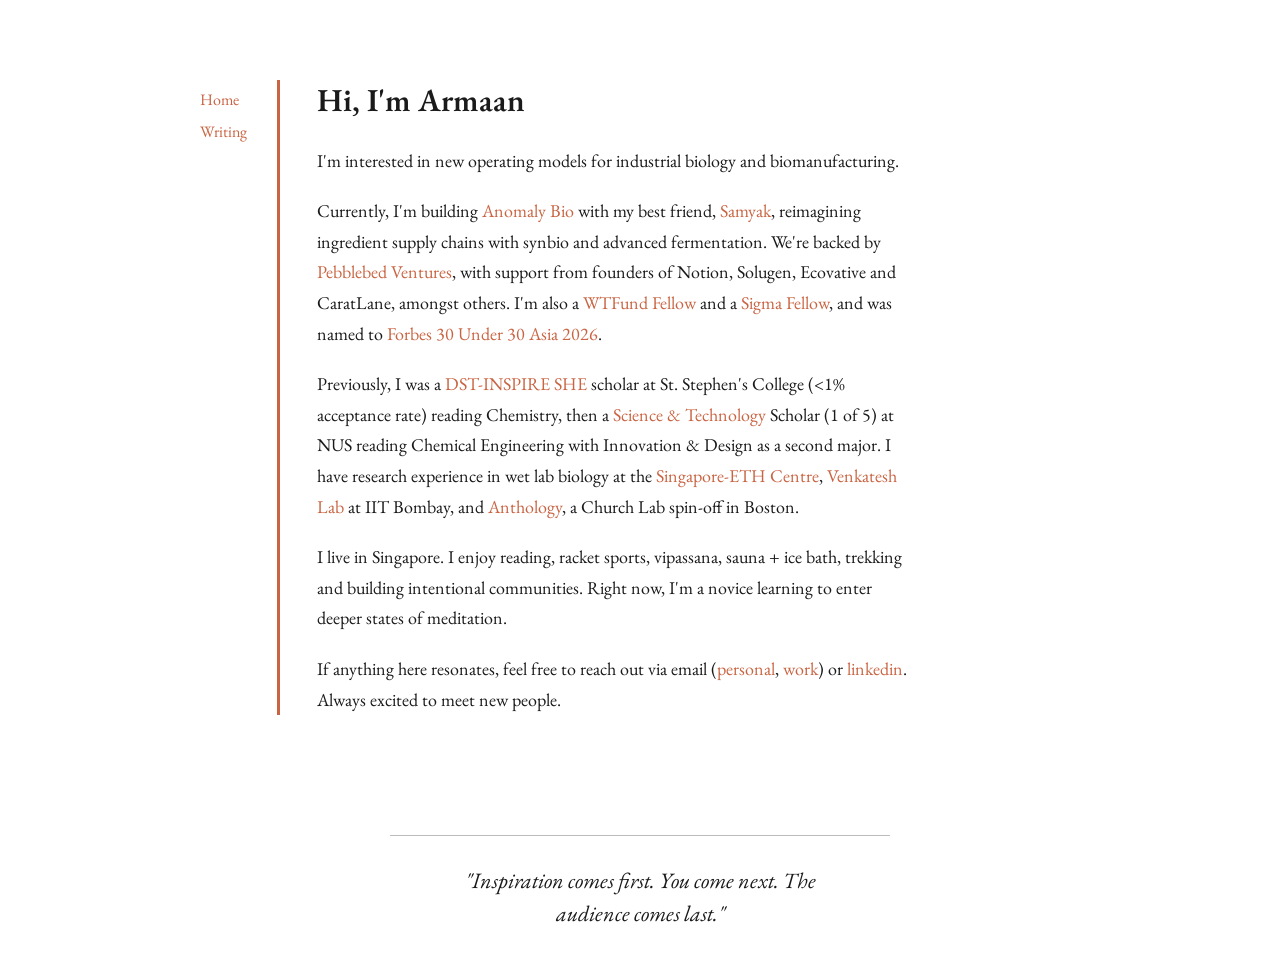
<file: index.html>
<!DOCTYPE html>
<html lang="en">
<head>
  <meta charset="UTF-8">
  <meta name="viewport" content="width=device-width, initial-scale=1.0">
  <title>armaan | seeker</title>
  <meta name="description" content="Armaan — Co-founder, Anomaly Bio. Building the future of ingredient supply chains using synbio and advanced fermentation.">
  <link rel="stylesheet" href="style.css">
</head>
<body>
  <div class="layout">
    <nav class="sidebar">
      <a href="/" class="nav-link active">Home</a>
      <!-- <a href="/beliefs.html" class="nav-link">Beliefs</a> -->
      <a href="/writing.html" class="nav-link">Writing</a>
    </nav>
    <div class="divider"></div>
    <main class="content">
      <h1>Hi, I'm Armaan</h1>
      <p>I'm interested in new operating models for industrial biology and biomanufacturing.</p>
      <p>Currently, I'm building <a href="https://www.anomalybio.com" target="_blank" rel="noopener">Anomaly Bio</a> with my best friend, <a href="https://www.linkedin.com/in/samyak-baid/" target="_blank" rel="noopener">Samyak</a>, reimagining ingredient supply chains with synbio and advanced fermentation. We're backed by <a href="https://pebblebed.com" target="_blank" rel="noopener">Pebblebed Ventures</a>, with support from founders of Notion, Solugen, Ecovative and CaratLane, amongst others. I'm also a <a href="https://fund.allthingswtf.com/" target="_blank" rel="noopener">WTFund Fellow</a> and a <a href="https://www.sigma-squared.org/fellowship" target="_blank" rel="noopener">Sigma Fellow</a>, and was named to <a href="https://www.forbes.com/profile/anomaly-bio/" target="_blank" rel="noopener">Forbes 30 Under 30 Asia 2026</a>.</p>
      <p>Previously, I was a <a href="https://dst.gov.in/inspire-scheme-innovation-science-pursuit-inspired-research" target="_blank" rel="noopener">DST-INSPIRE SHE</a> scholar at St. Stephen's College (&lt;1% acceptance rate) reading Chemistry, then a <a href="https://nus.edu.sg/oam/scholarships/scholarships-for-freshmen-(international-students)/science-technology-undergraduate-scholarship" target="_blank" rel="noopener">Science &amp; Technology</a> Scholar (1 of 5) at NUS reading Chemical Engineering with Innovation &amp; Design as a second major. I have research experience in wet lab biology at the <a href="https://sec.ethz.ch/research/urban-microalgae-based-protein.html" target="_blank" rel="noopener">Singapore-ETH Centre</a>, <a href="https://www.che.iitb.ac.in/web/faculty/kvv/index.html" target="_blank" rel="noopener">Venkatesh Lab</a> at IIT Bombay, and <a href="https://www.anthology.bio" target="_blank" rel="noopener">Anthology</a>, a Church Lab spin-off in Boston.</p>
      <p>I live in Singapore. I enjoy reading, racket sports, vipassana, sauna + ice bath, trekking and building intentional communities. Right now, I'm a novice learning to enter deeper states of meditation.</p>
      <p>If anything here resonates, feel free to reach out via email (<a href="mailto:armaan.dhanda@gmail.com">personal</a>, <a href="mailto:armaan@anomalybio.com">work</a>) or <a href="https://www.linkedin.com/in/armaandh/" target="_blank" rel="noopener">linkedin</a>. Always excited to meet new people.</p>

    </main>
  </div>

  <blockquote class="quote">"Inspiration comes first. You come next. The audience comes last."</blockquote>
</body>
</html>
</file>
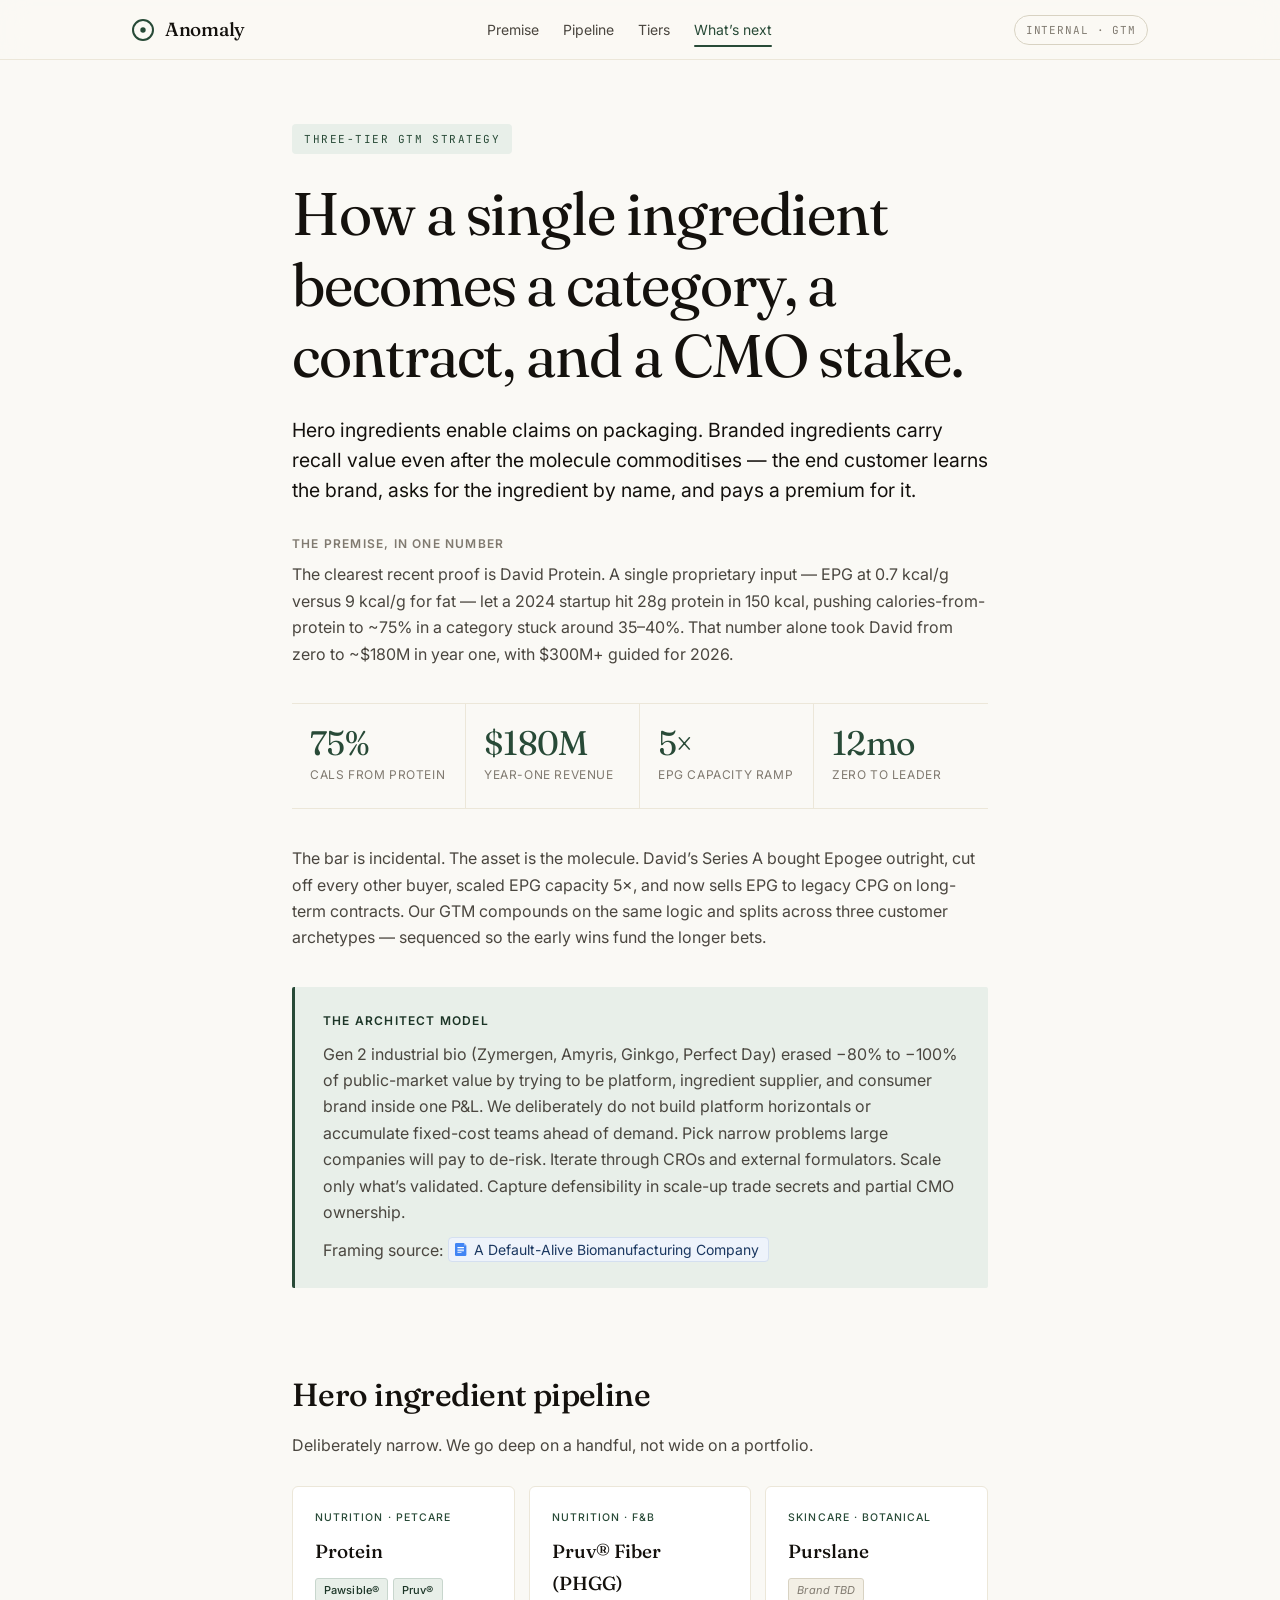
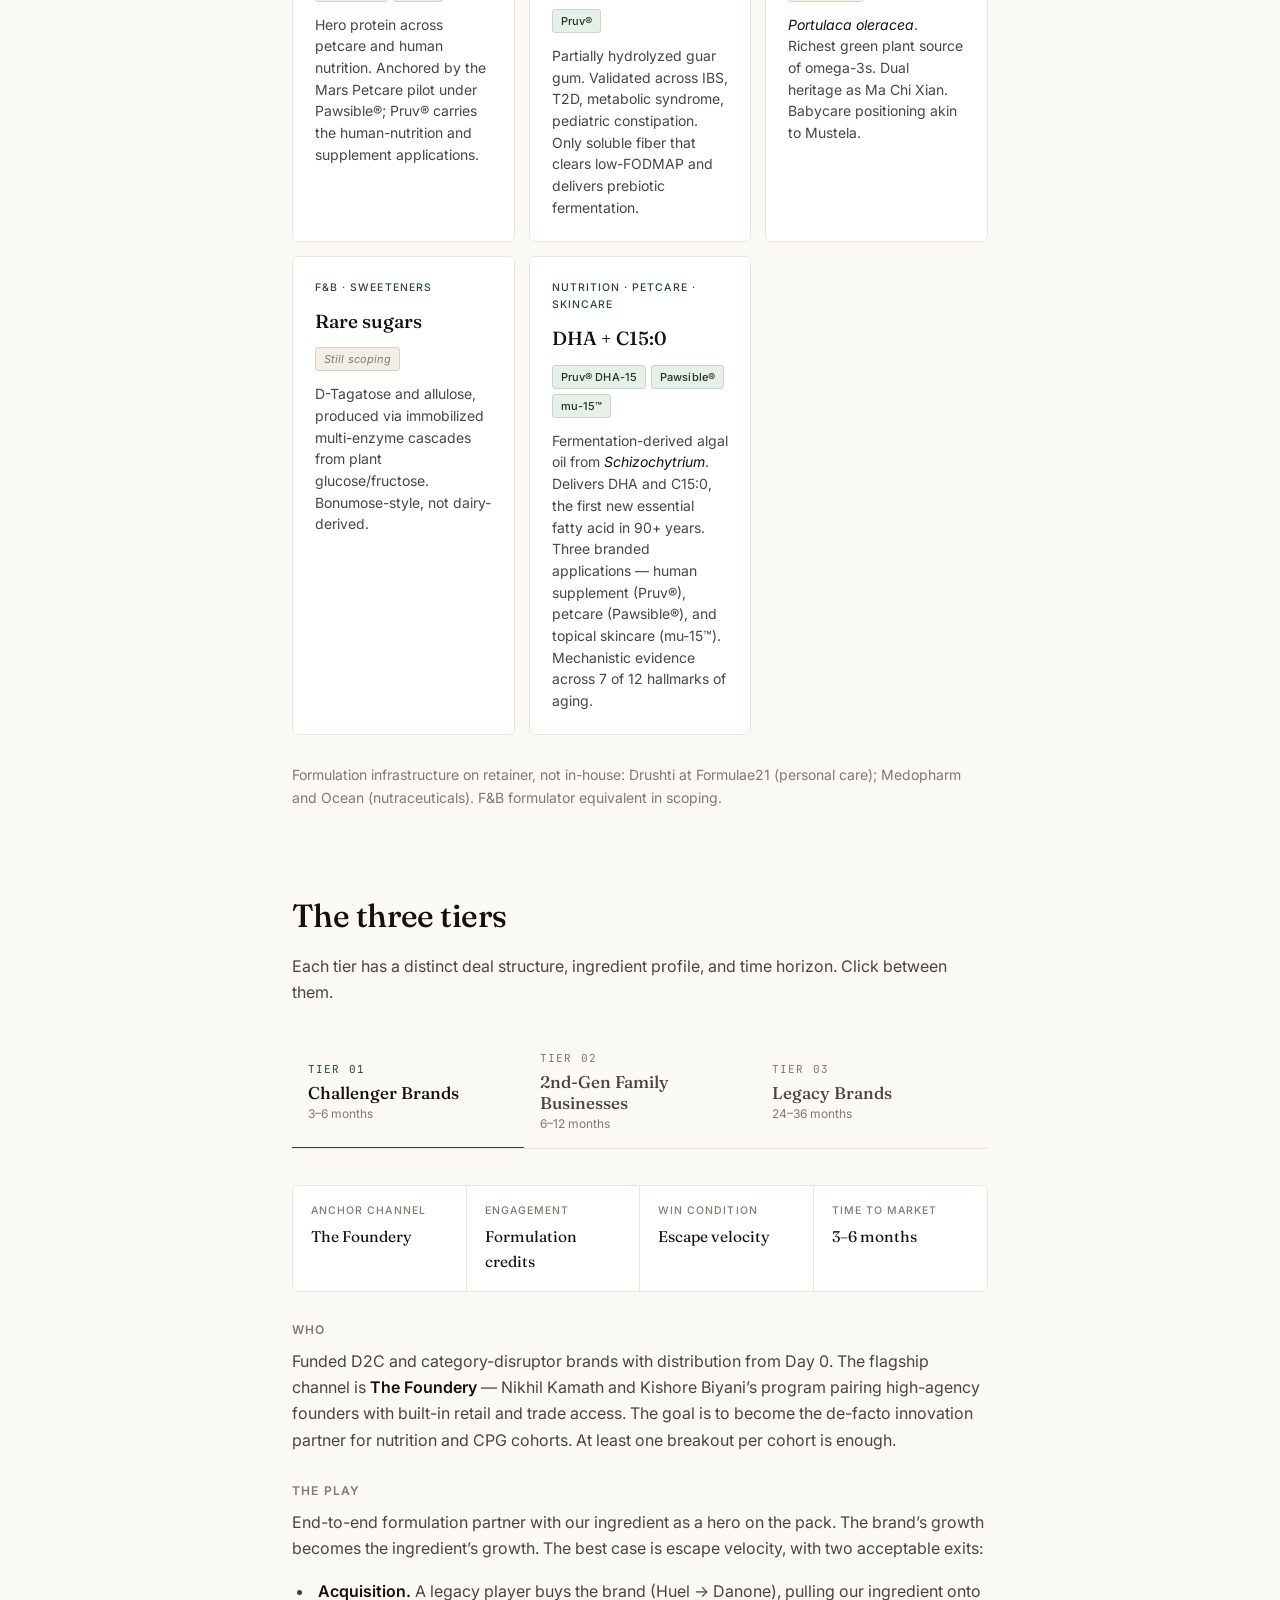
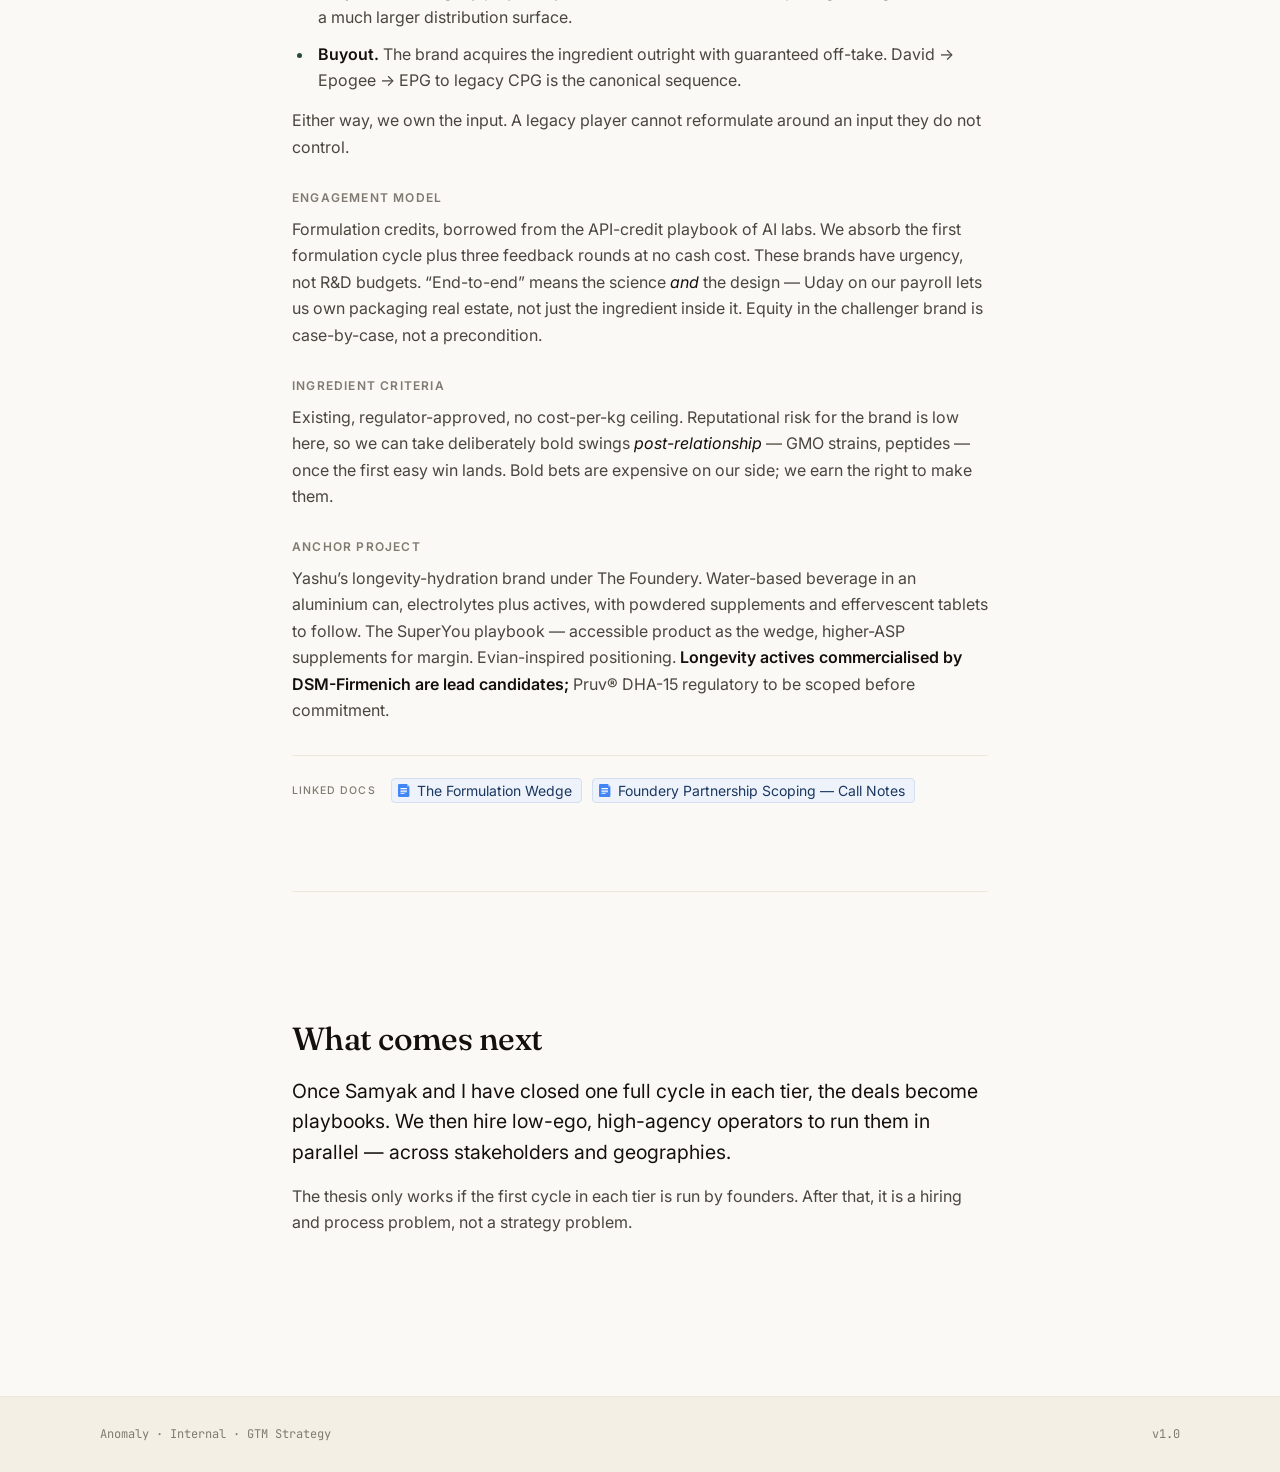
<file: 3-tiered-gtm/index.html>
<!DOCTYPE html>
<html lang="en">
<head>
<meta charset="UTF-8" />
<meta name="viewport" content="width=device-width, initial-scale=1.0" />
<title>Anomaly · Three-Tier GTM Strategy</title>
<meta name="description" content="Internal GTM strategy for Anomaly — challenger brands, 2nd-gen family businesses, and legacy CPG anchors." />
<meta name="robots" content="noindex,nofollow,noarchive,nosnippet" />
<meta name="googlebot" content="noindex,nofollow,noarchive,nosnippet" />
<link rel="preconnect" href="https://fonts.googleapis.com" />
<link rel="preconnect" href="https://fonts.gstatic.com" crossorigin />
<link href="https://fonts.googleapis.com/css2?family=Fraunces:opsz,wght@9..144,300;9..144,400;9..144,500;9..144,600&family=Inter:wght@300;400;500;600;700&family=JetBrains+Mono:wght@400;500&display=swap" rel="stylesheet" />
<style>
  :root {
    --bg: #faf9f5;
    --bg-elevated: #ffffff;
    --ink: #14110d;
    --ink-soft: #4a463f;
    --muted: #807a70;
    --line: #ece7d9;
    --line-strong: #d8d2c2;
    --accent: #284a37;
    --accent-soft: #e8efe9;
    --accent-deep: #1c3527;
    --chip-bg: #eef3fb;
    --chip-ink: #1a3760;
    --chip-line: #d4dff0;
  }
  * { box-sizing: border-box; }
  html { scroll-behavior: smooth; }
  body {
    margin: 0;
    background: var(--bg);
    color: var(--ink);
    font-family: 'Inter', system-ui, -apple-system, BlinkMacSystemFont, sans-serif;
    font-size: 16px;
    line-height: 1.65;
    -webkit-font-smoothing: antialiased;
    -moz-osx-font-smoothing: grayscale;
  }
  ::selection { background: var(--accent); color: #fff; }

  /* Top Nav */
  nav.top {
    position: sticky;
    top: 0;
    z-index: 100;
    background: rgba(250, 249, 245, 0.82);
    backdrop-filter: saturate(180%) blur(14px);
    -webkit-backdrop-filter: saturate(180%) blur(14px);
    border-bottom: 1px solid var(--line);
  }
  .nav-inner {
    max-width: 1080px;
    margin: 0 auto;
    padding: 14px 32px;
    display: flex;
    align-items: center;
    justify-content: space-between;
    gap: 24px;
  }
  .logo {
    font-family: 'Fraunces', Georgia, serif;
    font-weight: 500;
    font-size: 19px;
    letter-spacing: -0.015em;
    color: var(--ink);
    text-decoration: none;
    display: flex;
    align-items: center;
    gap: 11px;
  }
  .logo-mark {
    width: 22px; height: 22px;
    border: 2px solid var(--accent);
    border-radius: 50%;
    position: relative;
    transition: transform .3s ease;
  }
  .logo-mark::before {
    content: '';
    position: absolute;
    inset: 3px;
    border-radius: 50%;
    background: var(--accent);
    transform: scale(0.45);
    transition: transform .3s ease;
  }
  .logo:hover .logo-mark { transform: rotate(180deg); }
  .logo:hover .logo-mark::before { transform: scale(0.85); }

  .nav-links {
    display: flex;
    gap: 24px;
    font-size: 14px;
  }
  .nav-links a {
    color: var(--ink-soft);
    text-decoration: none;
    transition: color .15s;
    position: relative;
  }
  .nav-links a:hover { color: var(--ink); }
  .nav-links a.active { color: var(--accent); }
  .nav-links a.active::after {
    content: '';
    position: absolute;
    bottom: -6px;
    left: 0; right: 0;
    height: 2px;
    background: var(--accent);
    border-radius: 2px;
  }
  .nav-tag {
    font-size: 11px;
    font-family: 'JetBrains Mono', monospace;
    color: var(--muted);
    text-transform: uppercase;
    letter-spacing: 0.08em;
    padding: 5px 11px;
    border: 1px solid var(--line-strong);
    border-radius: 999px;
  }

  /* Layout */
  main {
    max-width: 760px;
    margin: 0 auto;
    padding: 64px 32px 64px;
  }

  /* Headings */
  h1, h2, h3 {
    font-family: 'Fraunces', Georgia, serif;
    font-weight: 400;
    color: var(--ink);
    letter-spacing: -0.018em;
    line-height: 1.18;
  }
  h1 {
    font-size: clamp(38px, 5.4vw, 60px);
    margin: 0 0 24px;
  }
  h2 {
    font-size: 32px;
    margin: 88px 0 18px;
    font-weight: 500;
  }
  h3 {
    font-size: 22px;
    margin: 32px 0 10px;
    font-weight: 500;
  }
  h4 {
    font-family: 'Inter', sans-serif;
    font-size: 12px;
    font-weight: 600;
    text-transform: uppercase;
    letter-spacing: 0.1em;
    color: var(--muted);
    margin: 28px 0 8px;
  }

  .eyebrow {
    display: inline-block;
    margin-bottom: 24px;
    font-family: 'JetBrains Mono', monospace;
    font-size: 11px;
    letter-spacing: 0.14em;
    text-transform: uppercase;
    color: var(--accent);
    padding: 6px 12px;
    background: var(--accent-soft);
    border-radius: 4px;
  }

  p { margin: 0 0 16px; color: var(--ink-soft); }
  .lead {
    font-size: 19.5px;
    line-height: 1.55;
    color: var(--ink);
    font-weight: 400;
  }
  strong { color: var(--ink); font-weight: 600; }
  em { color: var(--ink); font-style: italic; }

  /* Smart chips — Google Docs aesthetic */
  .chip {
    display: inline-flex;
    align-items: center;
    gap: 6px;
    padding: 1px 9px 1px 6px;
    background: var(--chip-bg);
    border: 1px solid var(--chip-line);
    border-radius: 4px;
    font-size: 14px;
    color: var(--chip-ink);
    text-decoration: none;
    transition: background .15s, border-color .15s, transform .08s;
    line-height: 1.5;
    margin: 0 1px;
    vertical-align: baseline;
  }
  .chip:hover {
    background: #dde7f5;
    border-color: #b9caea;
  }
  .chip:active { transform: translateY(1px); }
  .chip svg { flex-shrink: 0; }

  /* Stat row */
  .stat-row {
    display: grid;
    grid-template-columns: repeat(4, 1fr);
    gap: 0;
    margin: 36px 0;
    border-top: 1px solid var(--line);
    border-bottom: 1px solid var(--line);
  }
  .stat {
    padding: 22px 18px;
    border-right: 1px solid var(--line);
  }
  .stat:last-child { border-right: 0; }
  .stat-num {
    font-family: 'Fraunces', serif;
    font-size: 34px;
    font-weight: 400;
    color: var(--accent);
    letter-spacing: -0.02em;
    display: block;
    line-height: 1;
  }
  .stat-label {
    font-size: 12px;
    color: var(--muted);
    text-transform: uppercase;
    letter-spacing: 0.05em;
    margin-top: 8px;
  }

  /* Architecture note */
  .arch-note {
    background: var(--accent-soft);
    border-left: 3px solid var(--accent);
    padding: 24px 28px;
    margin: 36px 0;
    border-radius: 2px;
  }
  .arch-note h4 { color: var(--accent-deep); margin-top: 0; margin-bottom: 10px; }
  .arch-note p { margin-bottom: 12px; color: var(--ink-soft); }
  .arch-note p:last-child { margin-bottom: 0; }

  /* Pipeline cards */
  .pipeline {
    display: grid;
    grid-template-columns: repeat(auto-fit, minmax(220px, 1fr));
    gap: 14px;
    margin: 28px 0;
  }
  .ing-card {
    background: var(--bg-elevated);
    border: 1px solid var(--line);
    padding: 22px;
    border-radius: 6px;
    transition: border-color .2s, transform .2s, box-shadow .2s;
    cursor: default;
  }
  .ing-card:hover {
    border-color: var(--accent);
    transform: translateY(-2px);
    box-shadow: 0 8px 24px rgba(20,17,13,.06);
  }
  .ing-card .cat {
    font-size: 10.5px;
    text-transform: uppercase;
    letter-spacing: 0.1em;
    color: var(--accent);
    margin-bottom: 10px;
    font-weight: 500;
  }
  .ing-card .name {
    font-family: 'Fraunces', serif;
    font-size: 19px;
    font-weight: 500;
    color: var(--ink);
    margin: 0 0 10px;
  }
  .ing-card .desc {
    font-size: 14px;
    line-height: 1.55;
    color: var(--ink-soft);
    margin: 0;
  }
  .brand-row {
    display: flex;
    flex-wrap: wrap;
    gap: 5px;
    margin: 0 0 12px;
  }
  .brand-chip {
    display: inline-flex;
    align-items: center;
    padding: 2px 8px;
    background: var(--accent-soft);
    color: var(--accent-deep);
    border: 1px solid #c8d6cd;
    border-radius: 3px;
    font-size: 11px;
    font-weight: 500;
    letter-spacing: 0.01em;
  }
  .brand-chip.muted {
    background: #f3efe5;
    color: var(--muted);
    border-color: var(--line-strong);
    font-style: italic;
    font-weight: 400;
  }

  /* Tier tabs */
  .tier-tabs {
    display: flex;
    gap: 0;
    margin: 28px 0 0;
    border-bottom: 1px solid var(--line);
    overflow-x: auto;
    -webkit-overflow-scrolling: touch;
  }
  .tier-tab {
    flex: 1;
    background: none;
    border: 0;
    border-bottom: 2px solid transparent;
    padding: 18px 16px 16px;
    font-family: inherit;
    cursor: pointer;
    text-align: left;
    transition: color .15s, border-color .15s, background .15s;
    min-width: 200px;
    margin-bottom: -1px;
  }
  .tier-tab .tt-num {
    display: block;
    font-family: 'JetBrains Mono', monospace;
    font-size: 11px;
    letter-spacing: 0.1em;
    color: var(--muted);
    margin-bottom: 6px;
  }
  .tier-tab .tt-name {
    font-family: 'Fraunces', serif;
    font-size: 17px;
    font-weight: 500;
    color: var(--ink-soft);
    display: block;
    margin-bottom: 2px;
  }
  .tier-tab .tt-time {
    font-size: 12px;
    color: var(--muted);
  }
  .tier-tab:hover .tt-name { color: var(--ink); }
  .tier-tab.active {
    border-bottom-color: var(--accent);
  }
  .tier-tab.active .tt-num { color: var(--accent); }
  .tier-tab.active .tt-name { color: var(--ink); }

  .tier-panel {
    display: none;
    padding: 36px 0 0;
    animation: fadeIn .3s ease-out;
  }
  .tier-panel.active { display: block; }

  @keyframes fadeIn {
    from { opacity: 0; transform: translateY(6px); }
    to { opacity: 1; transform: translateY(0); }
  }

  /* Tier meta */
  .tier-meta {
    display: grid;
    grid-template-columns: repeat(4, 1fr);
    gap: 0;
    background: var(--bg-elevated);
    border: 1px solid var(--line);
    border-radius: 6px;
    margin: 0 0 28px;
    overflow: hidden;
  }
  .tier-meta-item {
    padding: 16px 18px;
    border-right: 1px solid var(--line);
  }
  .tier-meta-item:last-child { border-right: 0; }
  .tier-meta-label {
    font-size: 10.5px;
    text-transform: uppercase;
    letter-spacing: 0.1em;
    color: var(--muted);
    margin-bottom: 4px;
    font-weight: 500;
  }
  .tier-meta-val {
    font-family: 'Fraunces', serif;
    font-size: 15.5px;
    color: var(--ink);
  }

  /* Mysore pak comparison table */
  .compare {
    margin: 24px 0 16px;
    border: 1px solid var(--line);
    border-radius: 6px;
    overflow: hidden;
    background: var(--bg-elevated);
  }
  .compare-head, .compare-row {
    display: grid;
    grid-template-columns: 1.4fr 1fr 1fr 0.8fr;
    align-items: center;
  }
  .compare-head {
    background: #f3efe5;
    padding: 12px 22px;
    font-size: 11px;
    text-transform: uppercase;
    letter-spacing: 0.08em;
    color: var(--muted);
    font-weight: 600;
  }
  .compare-row {
    padding: 14px 22px;
    border-top: 1px solid var(--line);
    font-size: 14px;
  }
  .compare-row .label { color: var(--ink); font-weight: 500; }
  .compare-row .traditional { color: var(--muted); font-family: 'JetBrains Mono', monospace; font-size: 13px; }
  .compare-row .reform { color: var(--ink); font-family: 'JetBrains Mono', monospace; font-size: 13px; font-weight: 500; }
  .compare-row .delta {
    color: var(--accent);
    font-family: 'JetBrains Mono', monospace;
    font-size: 13px;
    font-weight: 600;
  }
  .compare-row.featured { background: var(--accent-soft); }
  .compare-row.featured .label { color: var(--accent-deep); }
  .compare-row.featured .delta { font-size: 14px; }

  /* Insight blockquote */
  .insight {
    border-left: 3px solid var(--line-strong);
    padding-left: 22px;
    margin: 24px 0;
    color: var(--ink-soft);
    font-family: 'Fraunces', serif;
    font-size: 18px;
    font-style: italic;
    line-height: 1.55;
  }
  .insight strong { color: var(--ink); font-style: normal; font-weight: 500; }

  /* Lists */
  ul.tight { padding-left: 22px; margin: 14px 0; }
  ul.tight li {
    margin-bottom: 10px;
    color: var(--ink-soft);
    padding-left: 4px;
  }
  ul.tight li::marker { color: var(--accent); }
  ul.tight li strong { color: var(--ink); }

  /* Doc refs */
  .doc-refs {
    display: flex;
    flex-wrap: wrap;
    gap: 8px;
    align-items: center;
    margin-top: 32px;
    padding-top: 22px;
    border-top: 1px solid var(--line);
  }
  .doc-refs-label {
    font-size: 10.5px;
    text-transform: uppercase;
    letter-spacing: 0.1em;
    color: var(--muted);
    margin-right: 6px;
    font-weight: 500;
  }

  /* Closing */
  .closing {
    margin-top: 88px;
    padding-top: 40px;
    border-top: 1px solid var(--line);
  }

  /* Footer */
  footer {
    border-top: 1px solid var(--line);
    padding: 28px 32px;
    margin-top: 80px;
    background: #f3efe5;
  }
  .footer-inner {
    max-width: 1080px;
    margin: 0 auto;
    display: flex;
    justify-content: space-between;
    align-items: center;
    flex-wrap: wrap;
    gap: 16px;
    font-size: 13px;
    color: var(--muted);
  }
  .footer-inner span { font-family: 'JetBrains Mono', monospace; font-size: 12px; }

  /* Reveal-on-scroll */
  .reveal {
    opacity: 0;
    transform: translateY(8px);
    transition: opacity .6s ease, transform .6s ease;
  }
  .reveal.visible { opacity: 1; transform: translateY(0); }

  /* Responsive */
  @media (max-width: 720px) {
    .nav-links { display: none; }
    .nav-tag { display: none; }
    main { padding: 40px 22px 56px; }
    h1 { font-size: 36px; }
    h2 { font-size: 26px; margin-top: 64px; }
    .stat-row { grid-template-columns: repeat(2, 1fr); }
    .stat:nth-child(2) { border-right: 0; }
    .stat:nth-child(1), .stat:nth-child(2) { border-bottom: 1px solid var(--line); }
    .tier-meta { grid-template-columns: repeat(2, 1fr); }
    .tier-meta-item:nth-child(2) { border-right: 0; }
    .tier-meta-item:nth-child(1), .tier-meta-item:nth-child(2) { border-bottom: 1px solid var(--line); }
    .compare-head, .compare-row {
      grid-template-columns: 1.2fr 1fr 0.7fr;
    }
    .compare-head .col-trad, .compare-row .traditional { display: none; }
  }
</style>
</head>
<body>

<nav class="top">
  <div class="nav-inner">
    <a href="#top" class="logo">
      <span class="logo-mark"></span>
      Anomaly
    </a>
    <div class="nav-links" id="navLinks">
      <a href="#premise">Premise</a>
      <a href="#pipeline">Pipeline</a>
      <a href="#tiers">Tiers</a>
      <a href="#next">What&rsquo;s next</a>
    </div>
    <span class="nav-tag">Internal &middot; GTM</span>
  </div>
</nav>

<main id="top">

<header>
  <span class="eyebrow">Three-Tier GTM Strategy</span>
  <h1>How a single ingredient becomes a category, a contract, and a CMO stake.</h1>
  <p class="lead">Hero ingredients enable claims on packaging. Branded ingredients carry recall value even after the molecule commoditises &mdash; the end customer learns the brand, asks for the ingredient by name, and pays a premium for it.</p>
</header>

<section id="premise">
  <h4>The premise, in one number</h4>
  <p>The clearest recent proof is David Protein. A single proprietary input &mdash; EPG at 0.7&nbsp;kcal/g versus 9&nbsp;kcal/g for fat &mdash; let a 2024 startup hit 28g protein in 150&nbsp;kcal, pushing calories-from-protein to ~75% in a category stuck around 35&ndash;40%. That number alone took David from zero to ~$180M in year one, with $300M+ guided for 2026.</p>

  <div class="stat-row reveal">
    <div class="stat"><span class="stat-num">75%</span><span class="stat-label">Cals from protein</span></div>
    <div class="stat"><span class="stat-num">$180M</span><span class="stat-label">Year-one revenue</span></div>
    <div class="stat"><span class="stat-num">5&times;</span><span class="stat-label">EPG capacity ramp</span></div>
    <div class="stat"><span class="stat-num">12mo</span><span class="stat-label">Zero to leader</span></div>
  </div>

  <p>The bar is incidental. The asset is the molecule. David&rsquo;s Series&nbsp;A bought Epogee outright, cut off every other buyer, scaled EPG capacity 5&times;, and now sells EPG to legacy CPG on long-term contracts. Our GTM compounds on the same logic and splits across three customer archetypes &mdash; sequenced so the early wins fund the longer bets.</p>

  <div class="arch-note">
    <h4>The Architect Model</h4>
    <p>Gen&nbsp;2 industrial bio (Zymergen, Amyris, Ginkgo, Perfect&nbsp;Day) erased &minus;80% to &minus;100% of public-market value by trying to be platform, ingredient supplier, and consumer brand inside one P&amp;L. We deliberately do not build platform horizontals or accumulate fixed-cost teams ahead of demand. Pick narrow problems large companies will pay to de-risk. Iterate through CROs and external formulators. Scale only what&rsquo;s validated. Capture defensibility in scale-up trade secrets and partial CMO ownership.</p>
    <p>Framing source: <a class="chip" href="https://docs.google.com/document/u/0/d/1rohb5JVJYd17gqQrnpKuOOhp1VVSS-bMOiUy8Xn8csU/edit" target="_blank" rel="noopener"><svg width="13" height="13" viewBox="0 0 16 16" xmlns="http://www.w3.org/2000/svg"><path fill="#4285F4" d="M11 0H1.5A1.5 1.5 0 0 0 0 1.5v13A1.5 1.5 0 0 0 1.5 16h11a1.5 1.5 0 0 0 1.5-1.5V3l-3-3z"/><path fill="#fff" fill-opacity=".4" d="M14 3.5L11 3V0z"/><path fill="#fff" d="M3 5h8v1H3zm0 2h8v1H3zm0 2h8v1H3zm0 2h5v1H3z"/></svg>A Default-Alive Biomanufacturing Company</a></p>
  </div>
</section>

<section id="pipeline">
  <h2>Hero ingredient pipeline</h2>
  <p>Deliberately narrow. We go deep on a handful, not wide on a portfolio.</p>

  <div class="pipeline">
    <div class="ing-card">
      <div class="cat">Nutrition &middot; Petcare</div>
      <p class="name">Protein</p>
      <div class="brand-row">
        <span class="brand-chip">Pawsible&reg;</span>
        <span class="brand-chip">Pruv&reg;</span>
      </div>
      <p class="desc">Hero protein across petcare and human nutrition. Anchored by the Mars Petcare pilot under Pawsible&reg;; Pruv&reg; carries the human-nutrition and supplement applications.</p>
    </div>
    <div class="ing-card">
      <div class="cat">Nutrition &middot; F&amp;B</div>
      <p class="name">Pruv&reg; Fiber (PHGG)</p>
      <div class="brand-row">
        <span class="brand-chip">Pruv&reg;</span>
      </div>
      <p class="desc">Partially hydrolyzed guar gum. Validated across IBS, T2D, metabolic syndrome, pediatric constipation. Only soluble fiber that clears low-FODMAP and delivers prebiotic fermentation.</p>
    </div>
    <div class="ing-card">
      <div class="cat">Skincare &middot; Botanical</div>
      <p class="name">Purslane</p>
      <div class="brand-row">
        <span class="brand-chip muted">Brand TBD</span>
      </div>
      <p class="desc"><em>Portulaca oleracea</em>. Richest green plant source of omega-3s. Dual heritage as Ma Chi Xian. Babycare positioning akin to Mustela.</p>
    </div>
    <div class="ing-card">
      <div class="cat">F&amp;B &middot; Sweeteners</div>
      <p class="name">Rare sugars</p>
      <div class="brand-row">
        <span class="brand-chip muted">Still scoping</span>
      </div>
      <p class="desc">D-Tagatose and allulose, produced via immobilized multi-enzyme cascades from plant glucose/fructose. Bonumose-style, not dairy-derived.</p>
    </div>
    <div class="ing-card">
      <div class="cat">Nutrition &middot; Petcare &middot; Skincare</div>
      <p class="name">DHA + C15:0</p>
      <div class="brand-row">
        <span class="brand-chip">Pruv&reg; DHA-15</span>
        <span class="brand-chip">Pawsible&reg;</span>
        <span class="brand-chip">mu-15&trade;</span>
      </div>
      <p class="desc">Fermentation-derived algal oil from <em>Schizochytrium</em>. Delivers DHA and C15:0, the first new essential fatty acid in 90+ years. Three branded applications &mdash; human supplement (Pruv&reg;), petcare (Pawsible&reg;), and topical skincare (mu-15&trade;). Mechanistic evidence across 7 of 12 hallmarks of aging.</p>
    </div>
  </div>

  <p style="margin-top:18px;font-size:14px;color:var(--muted);">Formulation infrastructure on retainer, not in-house: Drushti at Formulae21 (personal care); Medopharm and Ocean (nutraceuticals). F&amp;B formulator equivalent in scoping.</p>
</section>

<section id="tiers">
  <h2>The three tiers</h2>
  <p>Each tier has a distinct deal structure, ingredient profile, and time horizon. Click between them.</p>

  <div class="tier-tabs" role="tablist">
    <button class="tier-tab active" data-tier="1" role="tab" aria-selected="true">
      <span class="tt-num">TIER 01</span>
      <span class="tt-name">Challenger Brands</span>
      <span class="tt-time">3&ndash;6 months</span>
    </button>
    <button class="tier-tab" data-tier="2" role="tab" aria-selected="false">
      <span class="tt-num">TIER 02</span>
      <span class="tt-name">2nd-Gen Family Businesses</span>
      <span class="tt-time">6&ndash;12 months</span>
    </button>
    <button class="tier-tab" data-tier="3" role="tab" aria-selected="false">
      <span class="tt-num">TIER 03</span>
      <span class="tt-name">Legacy Brands</span>
      <span class="tt-time">24&ndash;36 months</span>
    </button>
  </div>

  <!-- TIER 1 -->
  <div class="tier-panel active" data-tier="1" role="tabpanel">
    <div class="tier-meta">
      <div class="tier-meta-item"><div class="tier-meta-label">Anchor channel</div><div class="tier-meta-val">The Foundery</div></div>
      <div class="tier-meta-item"><div class="tier-meta-label">Engagement</div><div class="tier-meta-val">Formulation credits</div></div>
      <div class="tier-meta-item"><div class="tier-meta-label">Win condition</div><div class="tier-meta-val">Escape velocity</div></div>
      <div class="tier-meta-item"><div class="tier-meta-label">Time to market</div><div class="tier-meta-val">3&ndash;6 months</div></div>
    </div>

    <h4>Who</h4>
    <p>Funded D2C and category-disruptor brands with distribution from Day&nbsp;0. The flagship channel is <strong>The Foundery</strong> &mdash; Nikhil Kamath and Kishore Biyani&rsquo;s program pairing high-agency founders with built-in retail and trade access. The goal is to become the de-facto innovation partner for nutrition and CPG cohorts. At least one breakout per cohort is enough.</p>

    <h4>The play</h4>
    <p>End-to-end formulation partner with our ingredient as a hero on the pack. The brand&rsquo;s growth becomes the ingredient&rsquo;s growth. The best case is escape velocity, with two acceptable exits:</p>
    <ul class="tight">
      <li><strong>Acquisition.</strong> A legacy player buys the brand (Huel &rarr; Danone), pulling our ingredient onto a much larger distribution surface.</li>
      <li><strong>Buyout.</strong> The brand acquires the ingredient outright with guaranteed off-take. David &rarr; Epogee &rarr; EPG to legacy CPG is the canonical sequence.</li>
    </ul>
    <p>Either way, we own the input. A legacy player cannot reformulate around an input they do not control.</p>

    <h4>Engagement model</h4>
    <p>Formulation credits, borrowed from the API-credit playbook of AI labs. We absorb the first formulation cycle plus three feedback rounds at no cash cost. These brands have urgency, not R&amp;D budgets. &ldquo;End-to-end&rdquo; means the science <em>and</em> the design &mdash; Uday on our payroll lets us own packaging real estate, not just the ingredient inside it. Equity in the challenger brand is case-by-case, not a precondition.</p>

    <h4>Ingredient criteria</h4>
    <p>Existing, regulator-approved, no cost-per-kg ceiling. Reputational risk for the brand is low here, so we can take deliberately bold swings <em>post-relationship</em> &mdash; GMO strains, peptides &mdash; once the first easy win lands. Bold bets are expensive on our side; we earn the right to make them.</p>

    <h4>Anchor project</h4>
    <p>Yashu&rsquo;s longevity-hydration brand under The Foundery. Water-based beverage in an aluminium can, electrolytes plus actives, with powdered supplements and effervescent tablets to follow. The SuperYou playbook &mdash; accessible product as the wedge, higher-ASP supplements for margin. Evian-inspired positioning. <strong>Longevity actives commercialised by DSM-Firmenich are lead candidates;</strong> Pruv&reg; DHA-15 regulatory to be scoped before commitment.</p>

    <div class="doc-refs">
      <span class="doc-refs-label">Linked docs</span>
      <a class="chip" href="https://docs.google.com/document/u/0/d/1X90ucXr9-UI0DNhB6CV6M6VPKfi0A48z1knq4IJY54w/edit" target="_blank" rel="noopener"><svg width="13" height="13" viewBox="0 0 16 16" xmlns="http://www.w3.org/2000/svg"><path fill="#4285F4" d="M11 0H1.5A1.5 1.5 0 0 0 0 1.5v13A1.5 1.5 0 0 0 1.5 16h11a1.5 1.5 0 0 0 1.5-1.5V3l-3-3z"/><path fill="#fff" fill-opacity=".4" d="M14 3.5L11 3V0z"/><path fill="#fff" d="M3 5h8v1H3zm0 2h8v1H3zm0 2h8v1H3zm0 2h5v1H3z"/></svg>The Formulation Wedge</a>
      <a class="chip" href="https://docs.google.com/document/u/0/d/1Sm5CgPjA-axCSXf7UP7h1xCyfD6O8P9QZNFHRi_FPOU/edit" target="_blank" rel="noopener"><svg width="13" height="13" viewBox="0 0 16 16" xmlns="http://www.w3.org/2000/svg"><path fill="#4285F4" d="M11 0H1.5A1.5 1.5 0 0 0 0 1.5v13A1.5 1.5 0 0 0 1.5 16h11a1.5 1.5 0 0 0 1.5-1.5V3l-3-3z"/><path fill="#fff" fill-opacity=".4" d="M14 3.5L11 3V0z"/><path fill="#fff" d="M3 5h8v1H3zm0 2h8v1H3zm0 2h8v1H3zm0 2h5v1H3z"/></svg>Foundery Partnership Scoping &mdash; Call Notes</a>
    </div>
  </div>

  <!-- TIER 2 -->
  <div class="tier-panel" data-tier="2" role="tabpanel">
    <div class="tier-meta">
      <div class="tier-meta-item"><div class="tier-meta-label">Prototype</div><div class="tier-meta-val">Anand Sweets</div></div>
      <div class="tier-meta-item"><div class="tier-meta-label">Engagement</div><div class="tier-meta-val">Formulate at cost</div></div>
      <div class="tier-meta-item"><div class="tier-meta-label">Margin source</div><div class="tier-meta-val">Branded ingredient</div></div>
      <div class="tier-meta-item"><div class="tier-meta-label">Time to market</div><div class="tier-meta-val">6&ndash;12 months</div></div>
    </div>

    <h4>Who</h4>
    <p>Multi-generational consumer brands funded by debt and customers, not venture. Strong cash flows, deep operational nous, no R&amp;D infrastructure. <strong>There is no recurring need for a scientific team with novel ingredient expertise &mdash; all they need is a regular formulation R&amp;D team at market rates.</strong> <strong>Anand Sweets</strong> (Ankush Dadu, second-gen, ~20,000&nbsp;kg mithai/day, ~20,000&nbsp;kg ghee/month) is the prototype.</p>

    <h4>The play</h4>
    <p>Same hero-ingredient logic, different motivation. They want claims their customers respond to &mdash; less sugar, lower GI, higher protein, fiber, gut health &mdash; without staffing a $100k formulation study. We do the formulation at cost; we make our money on the ingredient sale. Once the first product moves, two things compound:</p>
    <ul class="tight">
      <li>Direct competitors come to us. The ingredient is novel in the category, and we hold the only application know-how for it. <strong>Competitor pull-through is structural.</strong></li>
      <li>We earn the right to charge upfront fees on later projects, plus recurring ingredient margin. Even after the molecule commoditises, the branded recall keeps the premium.</li>
    </ul>
    <p>The Indian mithai market alone is &#8377;80,000&nbsp;cr. Mithai players know their existing inputs deeply but do not know how novel ingredients behave alongside ghee, milk, and sucrose at scale. That gap is the wedge.</p>

    <h4>Two positioning modes</h4>
    <ul class="tight">
      <li>For commodities <strong>already used</strong> in the category (allulose, stevia), engineer a proprietary blend and brand the <em>formulation</em>.</li>
      <li>For commodities that <strong>haven&rsquo;t crossed over</strong> (PHGG is established in supplements, absent in F&amp;B), brand the <em>ingredient</em> outright.</li>
    </ul>

    <h4>The identity wedge</h4>
    <div class="insight">The next-in-line heir watches school and college peers in venture, funded startups, and banking &mdash; sexier resumes than the family business, regardless of cash flow. Partnering with a <strong>science-backed, NUS-research-driven, venture-funded startup</strong> closes most of that gap.</div>
    <p>Many won&rsquo;t fund R&amp;D from the company P&amp;L, but they&rsquo;ll write a personal CVC check &mdash; a great signal and a two-way channel. They get a window into the future of ingredients; we get ground-truth problems.</p>
    <p>Ankush is also vocal about claims integrity &mdash; the Diabliss &ldquo;sugar-free&rdquo; sham is exactly the failure mode he refuses to repeat. That moral floor is a feature, not a friction.</p>

    <h4>Anchor: Mysore pak with rare sugars</h4>
    <p>Sugar in mysore pak does four jobs at once: sweetness, bulk, the crystal scaffold for the signature porous fracture, and the Maillard browning. Standard reformulations only solve sweetness. Our blend: ~40% sucrose retained for nucleation; <strong>D-Tagatose</strong> for browning (C-4 epimer of fructose, 1.5&nbsp;kcal/g, GI&nbsp;~3, prebiotic via colonic SCFA fermentation); <strong>allulose</strong> for sweetness top-up and to keep the block from going brittle; micro-dose monk fruit for parity.</p>

    <div class="compare reveal" id="compareTable">
      <div class="compare-head">
        <div>Per 100g</div>
        <div class="col-trad">Traditional</div>
        <div>Reformulated</div>
        <div>&Delta;</div>
      </div>
      <div class="compare-row">
        <div class="label">Calories</div>
        <div class="traditional">~567</div>
        <div class="reform">~493</div>
        <div class="delta">&minus;13%</div>
      </div>
      <div class="compare-row">
        <div class="label">Sugar calories</div>
        <div class="traditional">160</div>
        <div class="reform">86</div>
        <div class="delta">&minus;46%</div>
      </div>
      <div class="compare-row">
        <div class="label">Declared sugars</div>
        <div class="traditional">40g</div>
        <div class="reform">28g</div>
        <div class="delta">&minus;30%</div>
      </div>
      <div class="compare-row featured">
        <div class="label">Glycemic load</div>
        <div class="traditional">~26 (high)</div>
        <div class="reform">~10 (low-mod)</div>
        <div class="delta">&minus;60%</div>
      </div>
    </div>
    <p style="font-size:14px;color:var(--muted);">The GL drop is the physiologically meaningful number; the calorie change is secondary. Future layers: soluble fiber inclusion at 3&ndash;5g/100g; EPG-type structured-lipid partial ghee replacement; isomaltulose for slow-release glucose to blunt residual sucrose spikes.</p>

    <h4>Adjacent projects</h4>
    <ul class="tight">
      <li><strong>Pruv&reg; Fiber across the broader mithai portfolio</strong> &mdash; clean route to GL reduction without collapsing the eating experience.</li>
      <li><strong>Co-developed high-protein Indian sweets brand</strong> with Suhasini at Yogabar and Ankush &mdash; repositioning mithai with novel inputs offsetting sugar and saturated-fat downsides. Anomaly is the ingredient supplier and the trust underwriter.</li>
    </ul>

    <div class="doc-refs">
      <span class="doc-refs-label">Linked docs</span>
      <a class="chip" href="https://docs.google.com/document/u/0/d/1A_h_c1K9P5SkE9CK3Tk4e70fel2crqEuR0WjAkFjw3M/edit" target="_blank" rel="noopener"><svg width="13" height="13" viewBox="0 0 16 16" xmlns="http://www.w3.org/2000/svg"><path fill="#4285F4" d="M11 0H1.5A1.5 1.5 0 0 0 0 1.5v13A1.5 1.5 0 0 0 1.5 16h11a1.5 1.5 0 0 0 1.5-1.5V3l-3-3z"/><path fill="#fff" fill-opacity=".4" d="M14 3.5L11 3V0z"/><path fill="#fff" d="M3 5h8v1H3zm0 2h8v1H3zm0 2h8v1H3zm0 2h5v1H3z"/></svg>Mysore Pak with Rare Sugars</a>
      <a class="chip" href="https://docs.google.com/document/u/0/d/1rrmmeB1EFoYg5NR2l9jzcdQ5WYnImT7S2kNuNMOoyKo/edit" target="_blank" rel="noopener"><svg width="13" height="13" viewBox="0 0 16 16" xmlns="http://www.w3.org/2000/svg"><path fill="#4285F4" d="M11 0H1.5A1.5 1.5 0 0 0 0 1.5v13A1.5 1.5 0 0 0 1.5 16h11a1.5 1.5 0 0 0 1.5-1.5V3l-3-3z"/><path fill="#fff" fill-opacity=".4" d="M14 3.5L11 3V0z"/><path fill="#fff" d="M3 5h8v1H3zm0 2h8v1H3zm0 2h8v1H3zm0 2h5v1H3z"/></svg>Anand Sweets Conversation &mdash; Call Notes</a>
    </div>
  </div>

  <!-- TIER 3 -->
  <div class="tier-panel" data-tier="3" role="tabpanel">
    <div class="tier-meta">
      <div class="tier-meta-item"><div class="tier-meta-label">Anchors</div><div class="tier-meta-val">L&rsquo;Or&eacute;al &middot; Reckitt &middot; Mars</div></div>
      <div class="tier-meta-item"><div class="tier-meta-label">Funding model</div><div class="tier-meta-val">Anchor pays MTP</div></div>
      <div class="tier-meta-item"><div class="tier-meta-label">End-state</div><div class="tier-meta-val">CMO equity stake</div></div>
      <div class="tier-meta-item"><div class="tier-meta-label">Time to market</div><div class="tier-meta-val">24&ndash;36 months</div></div>
    </div>

    <h4>Who</h4>
    <p>Global CPG and ingredient majors &mdash; <strong>L&rsquo;Or&eacute;al, Reckitt, Mars Petcare</strong>. Long cycles, strict standards, deep pockets, off-take agreements that move the needle.</p>

    <h4>The play</h4>
    <p>In-house development of high-risk, high-reward, $Bn-TAM ingredients, co-developed with a legacy anchor that funds the <strong>Minimum Desirable Product</strong> (MDP &mdash; desirability validated by paid pilots before viability or feasibility get any further investment). The anchor&rsquo;s off-take agreement de-risks the build before we commit to scale-up. Phased over a ~3-year development and sales cycle. After de-risking, we take partial ownership of the manufacturing facility &mdash; these are the ingredients that become staples on trade value and volume.</p>

    <p>Big brands will not print &ldquo;powered by Anomaly&rdquo; the way a challenger will. They reformulate constantly to stop incumbents from cloning them &mdash; to them the ingredient is IP, not marketing. That&rsquo;s why challenger and family-business tiers come first: they build the recall value that <em>forces</em> the legacy conversation.</p>

    <h4>Defensibility</h4>
    <p>Scale-up trade secrets &mdash; fermentation conditions, downstream recovery, QC protocols &mdash; and the off-take contract itself. <strong>Patents can be important.</strong></p>

    <h4>Why GMO is deliberately not the play</h4>
    <p>A GMO ingredient locks the addressable market to the US, and within the US, to family businesses rather than the legacy players. <strong>Berkeley Yeast</strong> &mdash; replacing hops by teaching brewer&rsquo;s yeast to express the terpenoid &mdash; is the reference. Real business, US-only, not a $Bn one.</p>

    <h4>Ingredient criteria</h4>
    <p>Regulatory moats. ~3-year approval timelines in major markets. <strong>The timeline <em>is</em> the moat.</strong></p>

    <h4>Default-alive is the unlock</h4>
    <p>Tier&nbsp;1 and Tier&nbsp;2 cash flows fund the wait. The discipline is explicit in <a class="chip" href="https://docs.google.com/document/u/0/d/1rohb5JVJYd17gqQrnpKuOOhp1VVSS-bMOiUy8Xn8csU/edit" target="_blank" rel="noopener"><svg width="13" height="13" viewBox="0 0 16 16" xmlns="http://www.w3.org/2000/svg"><path fill="#4285F4" d="M11 0H1.5A1.5 1.5 0 0 0 0 1.5v13A1.5 1.5 0 0 0 1.5 16h11a1.5 1.5 0 0 0 1.5-1.5V3l-3-3z"/><path fill="#fff" fill-opacity=".4" d="M14 3.5L11 3V0z"/><path fill="#fff" d="M3 5h8v1H3zm0 2h8v1H3zm0 2h8v1H3zm0 2h5v1H3z"/></svg>A Default-Alive Biomanufacturing Company</a> &mdash; no platform-company posture, no premature in-house manufacturing, no parallel-build problem. Modular CDMOs, completed delivery cycles, then equity stake. Rinse and repeat.</p>

    <h4>Anchor project</h4>
    <p><strong>Pawsible&reg; Protein with Mars Petcare.</strong> Second paid pilot at $150k, on track to hit pre-commercial volumes next year. Mars carries the regulatory cost; we carry the process IP.</p>
  </div>
</section>

<section id="next" class="closing">
  <h2>What comes next</h2>
  <p class="lead">Once Samyak and I have closed one full cycle in each tier, the deals become playbooks. We then hire low-ego, high-agency operators to run them in parallel &mdash; across stakeholders and geographies.</p>
  <p>The thesis only works if the first cycle in each tier is run by founders. After that, it is a hiring and process problem, not a strategy problem.</p>
</section>

</main>

<footer>
  <div class="footer-inner">
    <span>Anomaly &middot; Internal &middot; GTM Strategy</span>
    <span>v1.0</span>
  </div>
</footer>

<script>
  // Tier tab switching
  const tabs = document.querySelectorAll('.tier-tab');
  const panels = document.querySelectorAll('.tier-panel');
  tabs.forEach(tab => {
    tab.addEventListener('click', () => {
      const t = tab.dataset.tier;
      tabs.forEach(x => {
        x.classList.remove('active');
        x.setAttribute('aria-selected', 'false');
      });
      panels.forEach(x => x.classList.remove('active'));
      tab.classList.add('active');
      tab.setAttribute('aria-selected', 'true');
      document.querySelector('.tier-panel[data-tier="' + t + '"]').classList.add('active');
    });
  });

  // Keyboard nav for tabs
  const tabList = document.querySelector('.tier-tabs');
  tabList.addEventListener('keydown', (e) => {
    if (e.key !== 'ArrowRight' && e.key !== 'ArrowLeft') return;
    const active = document.querySelector('.tier-tab.active');
    const idx = Array.from(tabs).indexOf(active);
    const next = e.key === 'ArrowRight' ? (idx + 1) % tabs.length : (idx - 1 + tabs.length) % tabs.length;
    tabs[next].click();
    tabs[next].focus();
  });

  // Reveal-on-scroll
  const io = new IntersectionObserver((entries) => {
    entries.forEach(e => {
      if (e.isIntersecting) {
        e.target.classList.add('visible');
        io.unobserve(e.target);
      }
    });
  }, { threshold: 0.15 });
  document.querySelectorAll('.reveal').forEach(el => io.observe(el));

  // Active section in nav
  const sections = document.querySelectorAll('main section[id]');
  const navAnchors = document.querySelectorAll('#navLinks a');
  const sectionObserver = new IntersectionObserver((entries) => {
    entries.forEach(e => {
      if (e.isIntersecting) {
        navAnchors.forEach(a => a.classList.remove('active'));
        const match = document.querySelector('#navLinks a[href="#' + e.target.id + '"]');
        if (match) match.classList.add('active');
      }
    });
  }, { rootMargin: '-40% 0px -55% 0px' });
  sections.forEach(s => sectionObserver.observe(s));
</script>
</body>
</html>
</file>
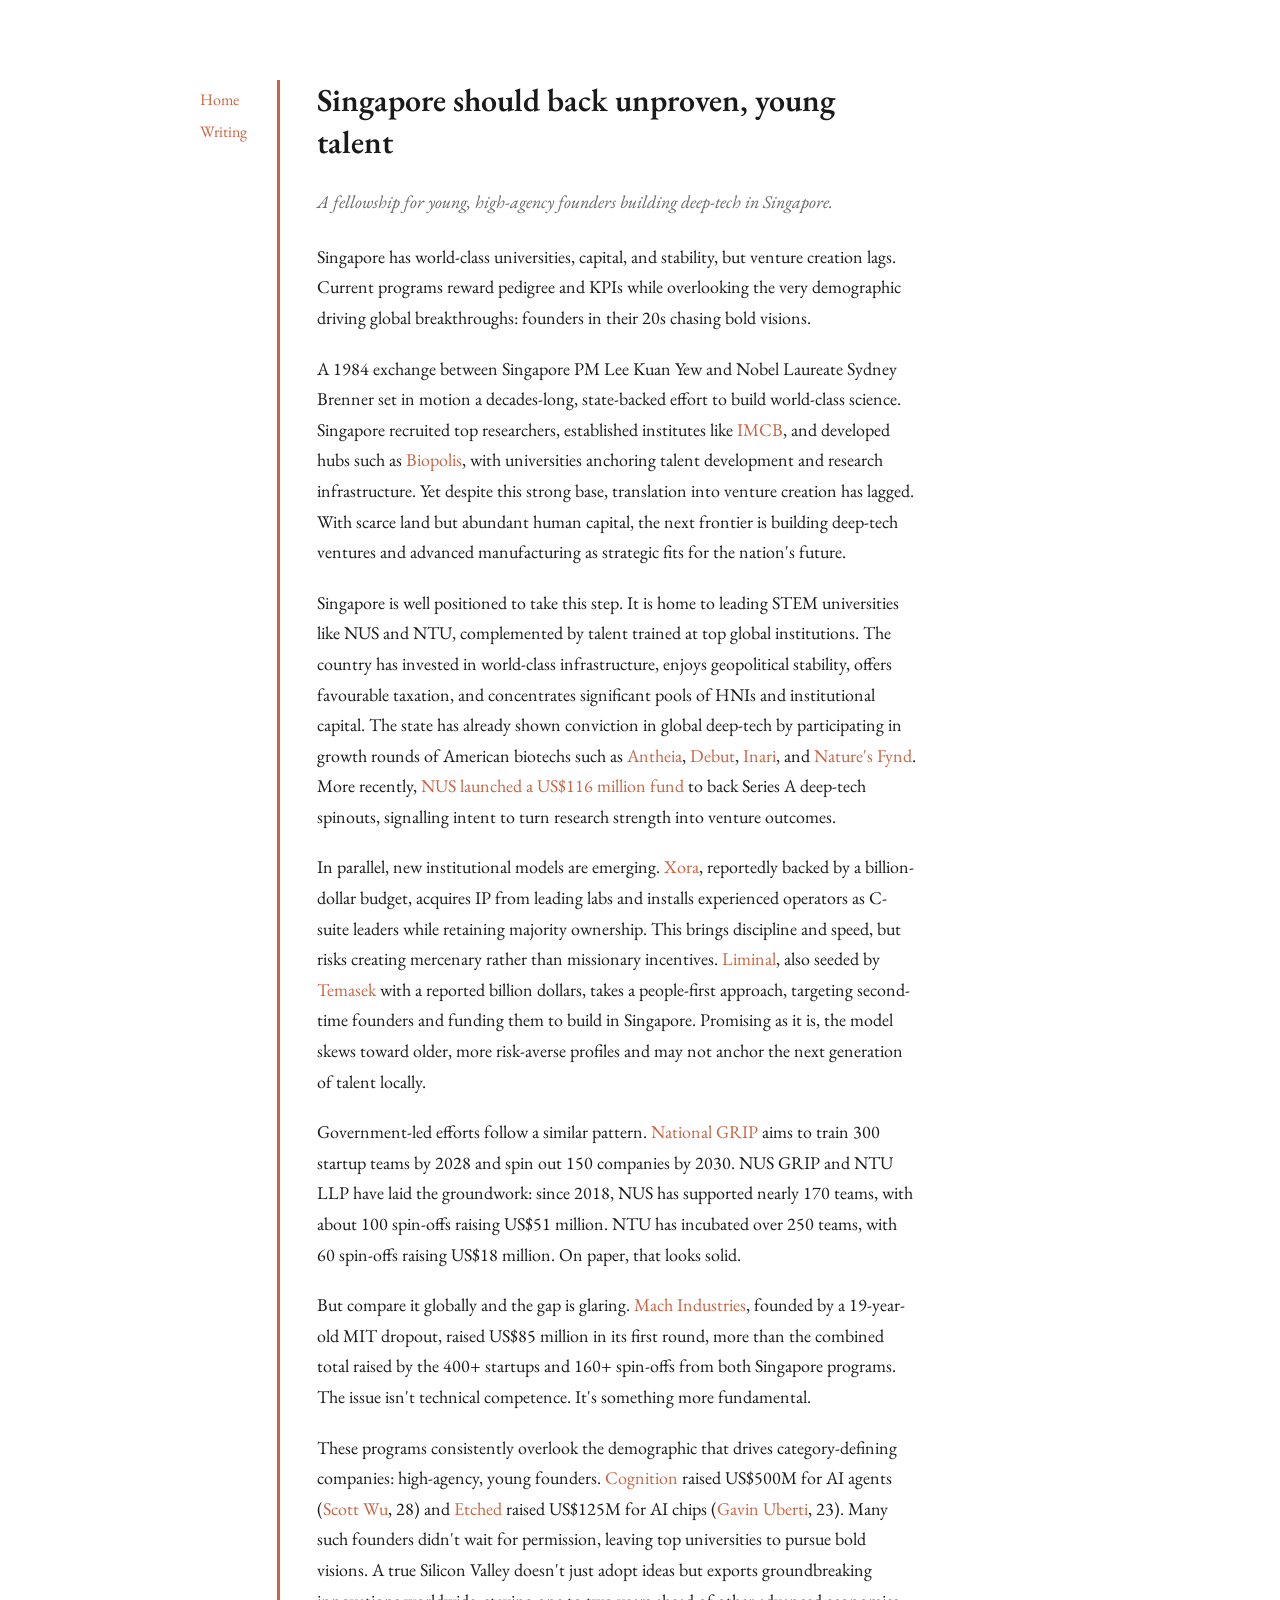
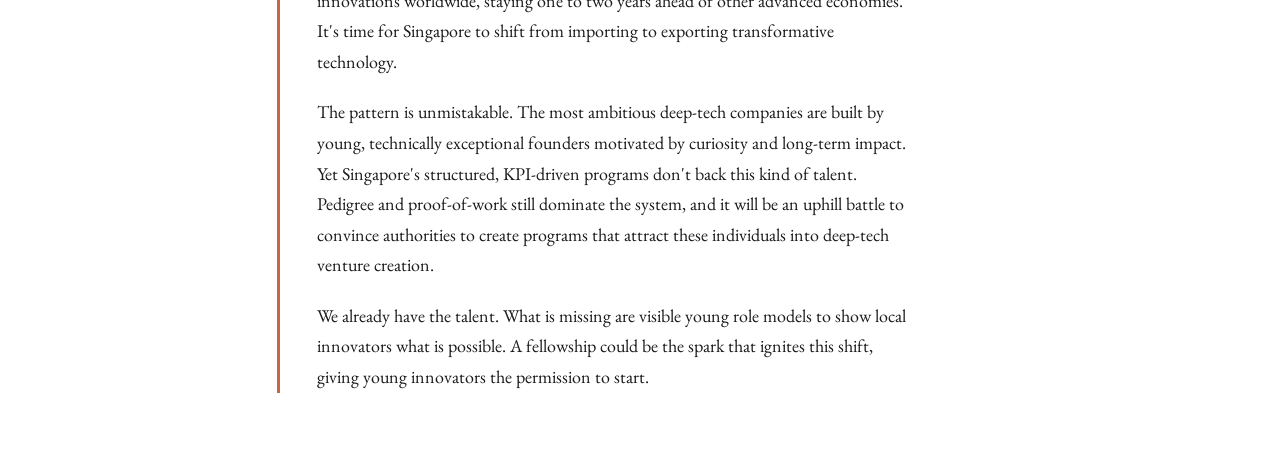
<file: writing/singapore-fellowship.html>
<!DOCTYPE html>
<html lang="en">
<head>
  <meta charset="UTF-8">
  <meta name="viewport" content="width=device-width, initial-scale=1.0">
  <title>singapore should back unproven, young talent | armaan</title>
  <link rel="stylesheet" href="../style.css">
</head>
<body>
  <div class="layout">
    <nav class="sidebar">
      <a href="/" class="nav-link">Home</a>
      <!-- <a href="/beliefs.html" class="nav-link">Beliefs</a> -->
      <a href="/writing.html" class="nav-link active">Writing</a>
    </nav>
    <div class="divider"></div>
    <main class="content">
      <article>
        <h1>Singapore should back unproven, young talent</h1>
        <p class="post-subtitle">A fellowship for young, high-agency founders building deep-tech in Singapore.</p>

        <p>Singapore has world-class universities, capital, and stability, but venture creation lags. Current programs reward pedigree and KPIs while overlooking the very demographic driving global breakthroughs: founders in their 20s chasing bold visions.</p>

        <p>A 1984 exchange between Singapore PM Lee Kuan Yew and Nobel Laureate Sydney Brenner set in motion a decades-long, state-backed effort to build world-class science. Singapore recruited top researchers, established institutes like <a href="https://www.imcb.a-star.edu.sg/" target="_blank" rel="noopener">IMCB</a>, and developed hubs such as <a href="https://www.jll.com.sg/en/trends-and-insights/cities/biopolis" target="_blank" rel="noopener">Biopolis</a>, with universities anchoring talent development and research infrastructure. Yet despite this strong base, translation into venture creation has lagged. With scarce land but abundant human capital, the next frontier is building deep-tech ventures and advanced manufacturing as strategic fits for the nation's future.</p>

        <p>Singapore is well positioned to take this step. It is home to leading STEM universities like NUS and NTU, complemented by talent trained at top global institutions. The country has invested in world-class infrastructure, enjoys geopolitical stability, offers favourable taxation, and concentrates significant pools of HNIs and institutional capital. The state has already shown conviction in global deep-tech by participating in growth rounds of American biotechs such as <a href="https://antheia.com/" target="_blank" rel="noopener">Antheia</a>, <a href="https://www.debutbiotech.com/" target="_blank" rel="noopener">Debut</a>, <a href="https://inari.com/" target="_blank" rel="noopener">Inari</a>, and <a href="https://www.naturesfynd.com/" target="_blank" rel="noopener">Nature's Fynd</a>. More recently, <a href="https://www.nus.edu.sg/" target="_blank" rel="noopener">NUS launched a US$116 million fund</a> to back Series A deep-tech spinouts, signalling intent to turn research strength into venture outcomes.</p>

        <p>In parallel, new institutional models are emerging. <a href="https://xora.xyz/" target="_blank" rel="noopener">Xora</a>, reportedly backed by a billion-dollar budget, acquires IP from leading labs and installs experienced operators as C-suite leaders while retaining majority ownership. This brings discipline and speed, but risks creating mercenary rather than missionary incentives. <a href="https://www.liminal.sg/" target="_blank" rel="noopener">Liminal</a>, also seeded by <a href="https://www.temasek.com.sg/" target="_blank" rel="noopener">Temasek</a> with a reported billion dollars, takes a people-first approach, targeting second-time founders and funding them to build in Singapore. Promising as it is, the model skews toward older, more risk-averse profiles and may not anchor the next generation of talent locally.</p>

        <p>Government-led efforts follow a similar pattern. <a href="https://www.nrf.gov.sg/programmes/national-grip" target="_blank" rel="noopener">National GRIP</a> aims to train 300 startup teams by 2028 and spin out 150 companies by 2030. NUS GRIP and NTU LLP have laid the groundwork: since 2018, NUS has supported nearly 170 teams, with about 100 spin-offs raising US$51 million. NTU has incubated over 250 teams, with 60 spin-offs raising US$18 million. On paper, that looks solid.</p>

        <p>But compare it globally and the gap is glaring. <a href="https://www.machindustries.com/" target="_blank" rel="noopener">Mach Industries</a>, founded by a 19-year-old MIT dropout, raised US$85 million in its first round, more than the combined total raised by the 400+ startups and 160+ spin-offs from both Singapore programs. The issue isn't technical competence. It's something more fundamental.</p>

        <p>These programs consistently overlook the demographic that drives category-defining companies: high-agency, young founders. <a href="https://www.cognition.ai/" target="_blank" rel="noopener">Cognition</a> raised US$500M for AI agents (<a href="https://x.com/scott_wu_" target="_blank" rel="noopener">Scott Wu</a>, 28) and <a href="https://www.etched.com/" target="_blank" rel="noopener">Etched</a> raised US$125M for AI chips (<a href="https://x.com/gaabordi" target="_blank" rel="noopener">Gavin Uberti</a>, 23). Many such founders didn't wait for permission, leaving top universities to pursue bold visions. A true Silicon Valley doesn't just adopt ideas but exports groundbreaking innovations worldwide, staying one to two years ahead of other advanced economies. It's time for Singapore to shift from importing to exporting transformative technology.</p>

        <p>The pattern is unmistakable. The most ambitious deep-tech companies are built by young, technically exceptional founders motivated by curiosity and long-term impact. Yet Singapore's structured, KPI-driven programs don't back this kind of talent. Pedigree and proof-of-work still dominate the system, and it will be an uphill battle to convince authorities to create programs that attract these individuals into deep-tech venture creation.</p>

        <p>We already have the talent. What is missing are visible young role models to show local innovators what is possible. A fellowship could be the spark that ignites this shift, giving young innovators the permission to start.</p>
      </article>
    </main>
  </div>
</body>
</html>
</file>
<file: style.css>
/* Armaan — Personal Website */

@import url('https://fonts.googleapis.com/css2?family=EB+Garamond:ital,wght@0,400..800;1,400..800&family=Newsreader:ital,opsz,wght@0,6..72,400;0,6..72,600;1,6..72,400&display=swap');

* {
  margin: 0;
  padding: 0;
  box-sizing: border-box;
}

body {
  font-family: 'EB Garamond', Georgia, serif;
  font-size: 18px;
  line-height: 1.7;
  color: #1a1a1a;
  background: #fff;
  -webkit-font-smoothing: antialiased;
}

/* Layout */
.layout {
  display: flex;
  align-items: flex-start;
  max-width: 960px;
  margin: 0 auto;
  padding: 80px 40px;
}

/* Sidebar */
.sidebar {
  display: flex;
  flex-direction: column;
  gap: 0.3rem;
  padding-right: 30px;
  padding-top: 6px;
  flex-shrink: 0;
}

.nav-link {
  font-size: 16px;
  color: #C96442;
  text-decoration: none;
  transition: opacity 0.2s ease;
}

.nav-link:hover {
  opacity: 0.7;
}

/* Divider — removed; using border-left on content instead */
.divider {
  display: none;
}

/* Content */
.content {
  padding-left: 40px;
  max-width: 640px;
  border-left: 3px solid #C96442;
  padding-left: 37px;
}

h1 {
  font-size: 32px;
  font-weight: 600;
  line-height: 1.3;
  margin-bottom: 24px;
  color: #1a1a1a;
}

p {
  margin-bottom: 20px;
}

p:last-child {
  margin-bottom: 0;
}

a {
  color: #C96442;
  text-decoration: none;
}

a:hover {
  text-decoration: underline;
}

/* Quote */
.quote {
  max-width: 500px;
  margin: 40px auto 40px;
  padding: 28px 40px 0;
  border: none;
  border-top: 1px solid #bbb;
  font-size: 22px;
  font-style: italic;
  font-weight: 400;
  text-align: center;
  color: #1a1a1a;
  line-height: 1.5;
}

/* Beliefs */
.beliefs {
  list-style: disc;
  padding-left: 1.2em;
}

.beliefs li {
  margin-bottom: 10px;
  line-height: 1.65;
}

/* Notion-style toggle */
.belief-toggle {
  border-bottom: 1px solid #eee;
}

.belief-toggle:first-of-type {
  border-top: 1px solid #eee;
}

.belief-toggle summary {
  font-size: 18px;
  font-weight: 400;
  font-style: italic;
  color: #888;
  padding: 14px 0;
  cursor: pointer;
  list-style: none;
  transition: color 0.2s ease;
}

.belief-toggle summary::-webkit-details-marker,
.belief-toggle summary::marker {
  display: none;
  content: '';
}

.belief-toggle summary:hover {
  color: #C96442;
}

.belief-toggle[open] summary {
  color: #1a1a1a;
}

.belief-toggle .beliefs {
  padding-bottom: 16px;
}

/* Writing — Post List */
.post-list {
  border-top: 1px solid #ddd;
}

.post-entry {
  display: block;
  padding: 20px 0;
  border-bottom: 1px solid #ddd;
  text-decoration: none;
  transition: opacity 0.2s ease;
}

.post-entry:hover {
  opacity: 0.7;
  text-decoration: none;
}

.post-title {
  display: block;
  font-size: 22px;
  font-weight: 400;
  color: #C96442;
  line-height: 1.35;
}

.post-date {
  display: block;
  font-style: italic;
  font-size: 15px;
  color: #888;
  margin-top: 3px;
}

/* Writing — Article */
.post-subtitle {
  font-style: italic;
  color: #666;
  margin-bottom: 24px;
}

/* Responsive */
@media (max-width: 640px) {
  .layout {
    flex-direction: column;
    padding: 40px 24px;
  }

  .sidebar {
    flex-direction: row;
    gap: 1.2rem;
    padding-right: 0;
    padding-bottom: 20px;
    padding-top: 0;
  }

  .divider {
    display: none;
  }

  .content {
    padding-left: 0;
    padding-top: 28px;
    border-left: none;
    border-top: 3px solid #C96442;
  }
}
</file>
